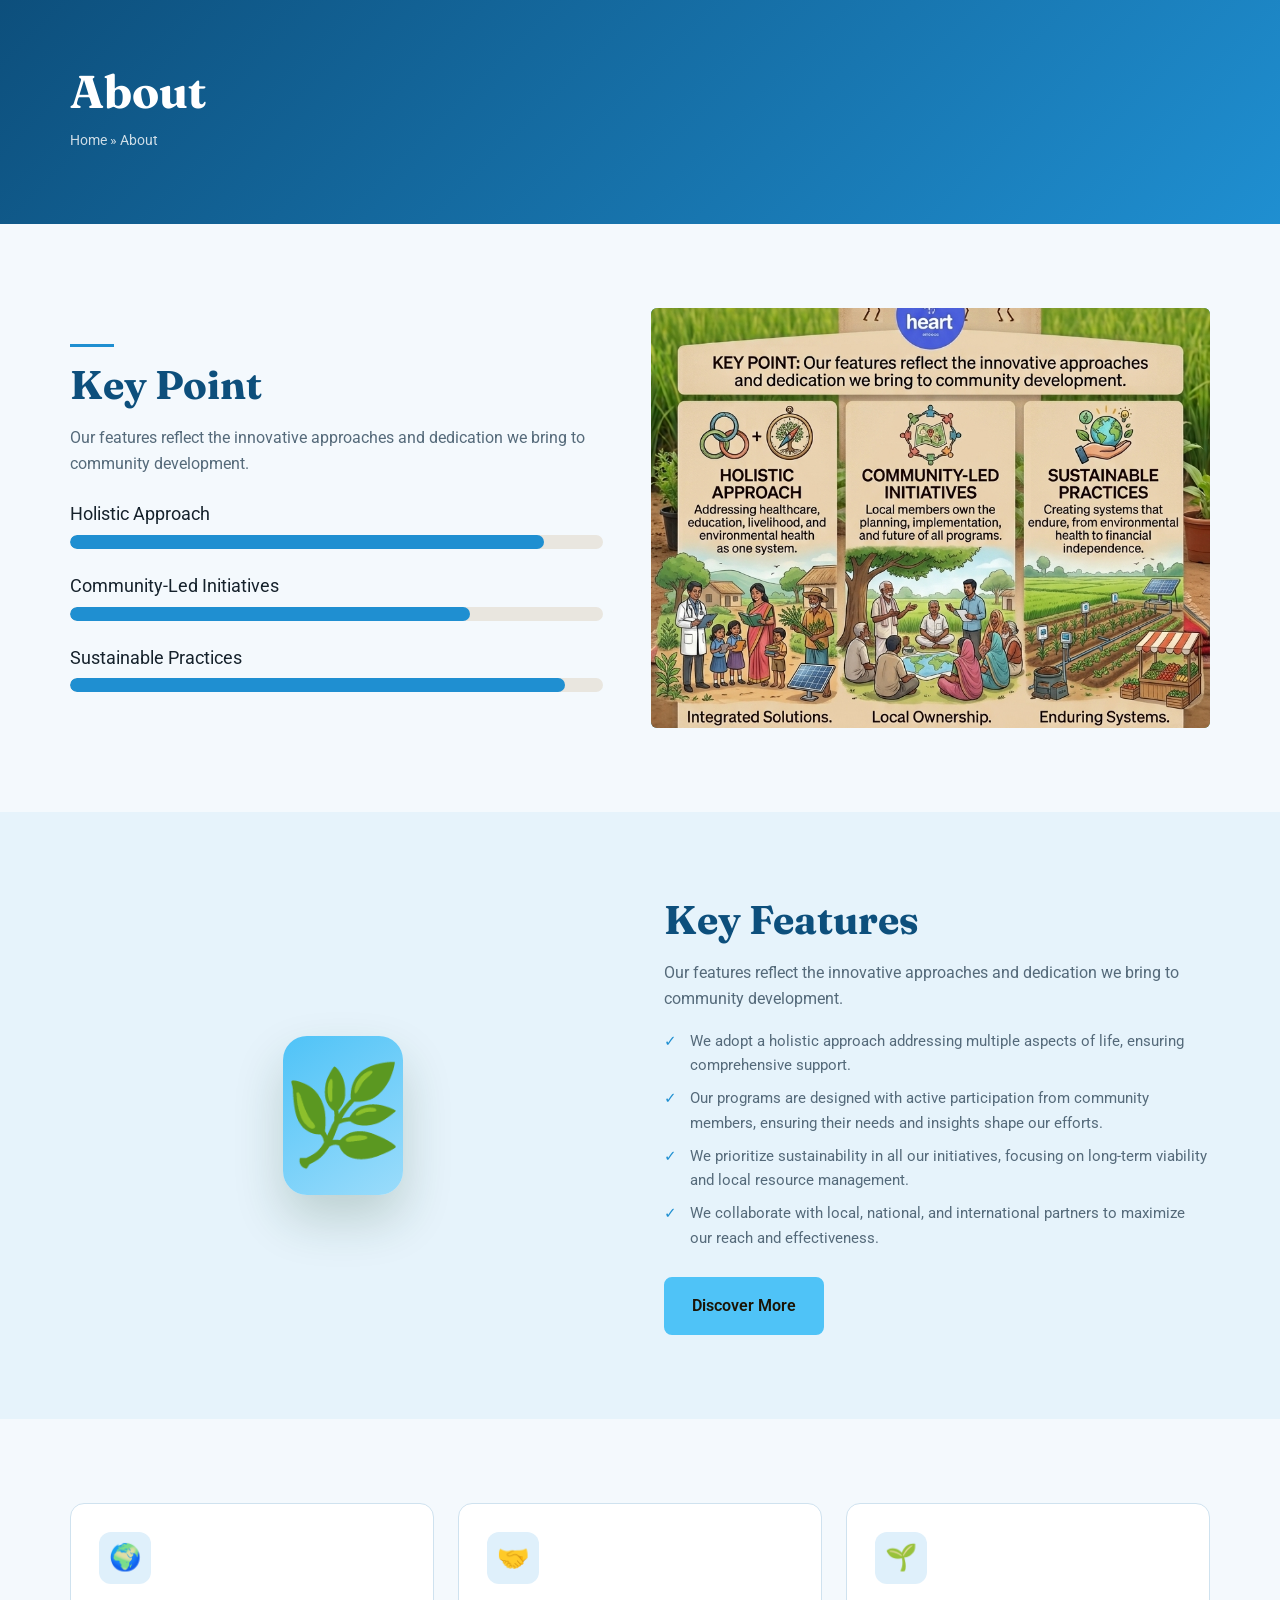
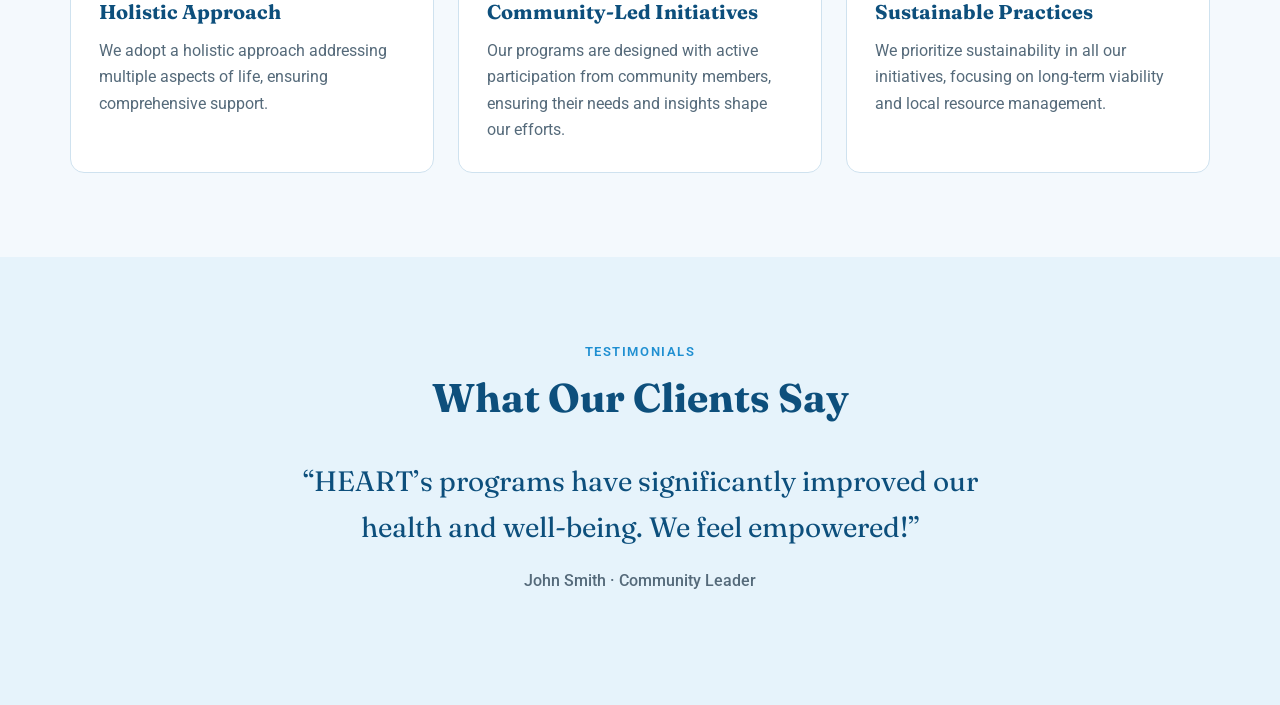
<file: about.html>
<!DOCTYPE html>
<html lang="en">
<head>
<meta charset="UTF-8">
<meta name="viewport" content="width=device-width, initial-scale=1">
<title>About | HEART India</title>
<meta name="description" content="Learn about HEART's holistic, community-led and sustainable approach to uplifting tribal communities in Odisha.">
<link rel="preconnect" href="https://fonts.googleapis.com">
<link rel="preconnect" href="https://fonts.gstatic.com" crossorigin>
<link href="https://fonts.googleapis.com/css2?family=Fraunces:wght@600;700&family=Roboto:wght@400;500;700&display=swap" rel="stylesheet">
<link rel="stylesheet" href="style.css?v=6">

<!-- Key Point section styles (also work if style.css doesn't have them yet) -->
<style>
.kf-grid{display:grid;grid-template-columns:1fr 1.05fr;gap:48px;align-items:center}
.accent-line{display:block;width:44px;height:3px;background:var(--green);margin-bottom:14px}
.bar-row{margin-top:22px}
.bar-row span{display:block;margin-bottom:6px;font-size:18px;color:var(--ink)}
.bar-track{height:14px;background:#e9e6df;border-radius:999px;overflow:hidden}
.bar-fill{height:100%;width:0;background:var(--green);border-radius:999px;transition:width 1.2s ease}
.bar-fill.in{width:var(--w)}
.kf-photo{position:relative;display:grid;place-items:center;aspect-ratio:4/3;border-radius:6px;overflow:hidden;font-size:90px;background:linear-gradient(145deg,var(--green),#3d8a5a)}
.kf-photo img{position:absolute;inset:0;width:100%;height:100%;object-fit:cover}
@media (max-width:900px){.kf-grid{grid-template-columns:1fr}}
</style>
</head>
<body>
<div id="site-header"></div>

<main>

  <!-- PAGE TITLE -->
  <section class="page-hero">
    <div class="wrap">
      <h1>About</h1>
      <p class="crumbs"><a href="index.html">Home</a> » About</p>
    </div>
  </section>

  <!-- KEY POINT (skill bars + photo) -->
  <section class="section">
    <div class="wrap kf-grid">
      <div>
        <span class="accent-line"></span>
        <h2>Key Point</h2>
        <p style="color:var(--muted)">Our features reflect the innovative approaches and dedication we bring to community development.</p>
        <div class="bar-row"><span>Holistic Approach</span><div class="bar-track"><div class="bar-fill" style="--w:89%"></div></div></div>
        <div class="bar-row"><span>Community-Led Initiatives</span><div class="bar-track"><div class="bar-fill" style="--w:75%"></div></div></div>
        <div class="bar-row"><span>Sustainable Practices</span><div class="bar-track"><div class="bar-fill" style="--w:93%"></div></div></div>
      </div>
      <!-- Put your photo at images/about.jpg -->
      <div class="kf-photo"><span aria-hidden="true">🌿</span><img src="images/key_point.png" alt="HEART team working with the community" onerror="this.remove()"></div>
    </div>
  </section>

  <!-- KEY FEATURES (list) -->
  <section class="section alt">
    <div class="wrap two">
      <!-- Replace with a real pto: <img src="images/about.jpg" alt="HEART team with the community"> -->
      <div class="about-art" aria-hidden="true" style="max-width:380px;justify-self:center">🌿</div>
      <div>
        <h2>Key Features</h2>
        <p style="color:var(--muted)">Our features reflect the innovative approaches and dedication we bring to community development.</p>
        <ul class="ticks" style="margin-bottom:26px">
          <li>We adopt a holistic approach addressing multiple aspects of life, ensuring comprehensive support.</li>
          <li>Our programs are designed with active participation from community members, ensuring their needs and insights shape our efforts.</li>
          <li>We prioritize sustainability in all our initiatives, focusing on long-term viability and local resource management.</li>
          <li>We collaborate with local, national, and international partners to maximize our reach and effectiveness.</li>
        </ul>
        <a href="services.html" class="btn">Discover More</a>
      </div>
    </div>
  </section>

  <!-- FEATURE CARDS -->
  <section class="section">
    <div class="wrap">
      <div class="values" style="margin-top:0">
        <article class="card"><span class="ico">🌍</span><h3>Holistic Approach</h3><p>We adopt a holistic approach addressing multiple aspects of life, ensuring comprehensive support.</p></article>
        <article class="card"><span class="ico">🤝</span><h3>Community-Led Initiatives</h3><p>Our programs are designed with active participation from community members, ensuring their needs and insights shape our efforts.</p></article>
        <article class="card"><span class="ico">🌱</span><h3>Sustainable Practices</h3><p>We prioritize sustainability in all our initiatives, focusing on long-term viability and local resource management.</p></article>
      </div>
    </div>
  </section>

  <!-- TESTIMONIALS -->
  <section class="section alt">
    <div class="wrap">
      <p class="eyebrow center">Testimonials</p>
      <h2 class="center">What Our Clients Say</h2>
      <div class="slider">
        <!-- Replace these with real quotes and names (with permission) -->
        <blockquote class="slide active"><p>“HEART’s programs have significantly improved our health and well-being. We feel empowered!”</p>John Smith · Community Leader</blockquote>
        <blockquote class="slide"><p>“The educational support provided has opened up new avenues for our children.”</p>Kane Rods · Concerned Parent</blockquote>
        <blockquote class="slide"><p>“Our agricultural yields have improved remarkably thanks to the training and resources we received.”</p>Jame Deo · Tribal Farmer</blockquote>
        <div class="dots" id="dots"></div>
      </div>
    </div>
  </section>

</main>

<div id="site-footer"></div>
<script src="script.js?v=5"></script>
<script>
// Animate the skill bars when they scroll into view
document.querySelectorAll('.bar-fill').forEach(function (b) {
  if (!('IntersectionObserver' in window)) { b.classList.add('in'); return; }
  new IntersectionObserver(function (es, o) {
    es.forEach(function (e) { if (e.isIntersecting) { e.target.classList.add('in'); o.unobserve(e.target); } });
  }, { threshold: 0.4 }).observe(b);
});
</script>
</body>
</html>
</file>
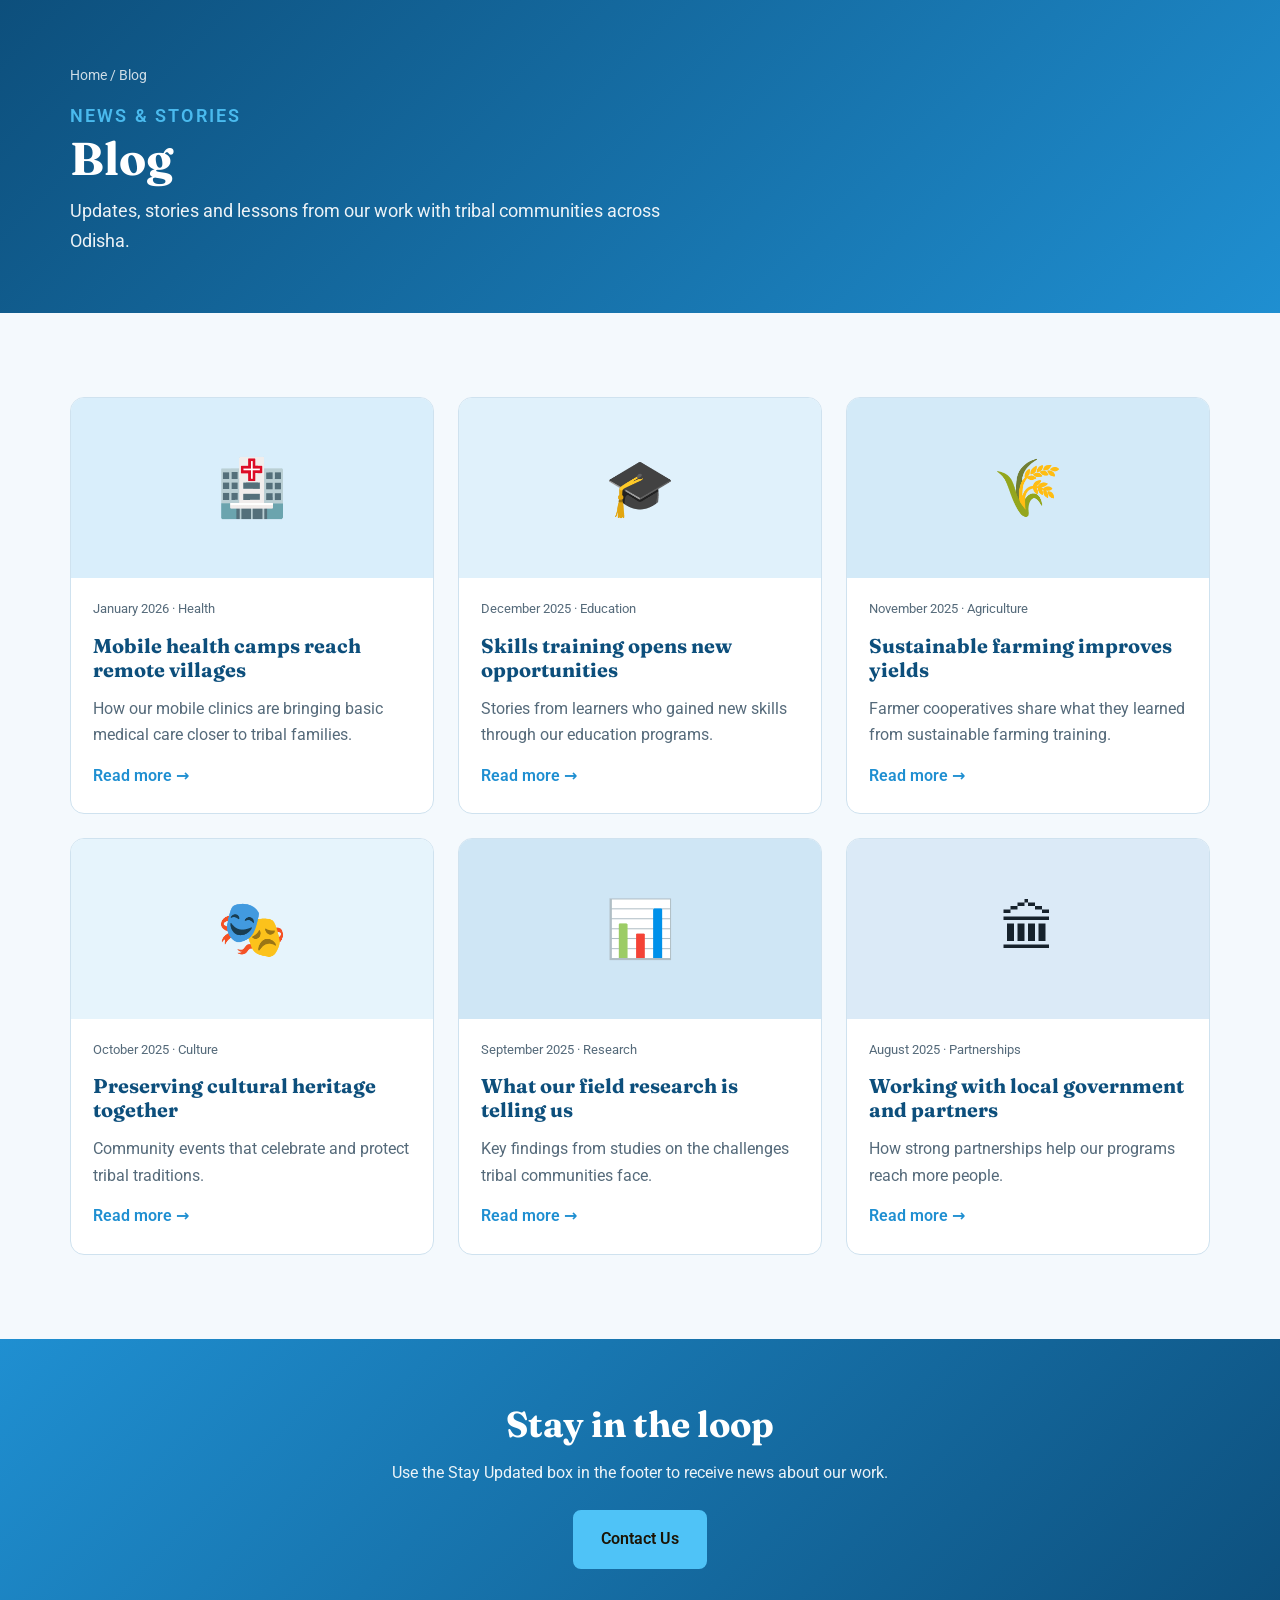
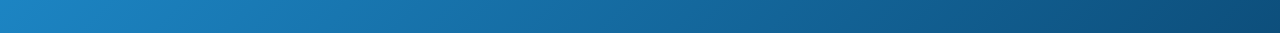
<file: blog.html>
<!DOCTYPE html>
<html lang="en">
<head>
<meta charset="UTF-8">
<meta name="viewport" content="width=device-width, initial-scale=1">
<title>Blog | HEART India</title>
<meta name="description" content="News, stories and updates from HEART's work with tribal communities in Odisha.">
<link rel="stylesheet" href="style.css">
</head>
<body>
<div id="site-header"></div>

<main>
  <section class="page-hero">
    <div class="wrap">
      <p class="crumbs"><a href="index.html">Home</a> / Blog</p>
      <p class="eyebrow">News &amp; stories</p>
      <h1>Blog</h1>
      <p>Updates, stories and lessons from our work with tribal communities across Odisha.</p>
    </div>
  </section>

  <section class="section">
    <div class="wrap">
      <div class="grid3" style="margin-top:0">
        <!-- Sample posts. Replace titles, dates and text with your real posts.
             To add a post, copy one <article class="post"> block. -->
        <article class="post">
          <div class="thumb t1">🏥</div>
          <div class="post-body">
            <p class="meta">January 2026 · Health</p>
            <h3>Mobile health camps reach remote villages</h3>
            <p>How our mobile clinics are bringing basic medical care closer to tribal families.</p>
            <a class="more" href="contact.html">Read more →</a>
          </div>
        </article>
        <article class="post">
          <div class="thumb t2">🎓</div>
          <div class="post-body">
            <p class="meta">December 2025 · Education</p>
            <h3>Skills training opens new opportunities</h3>
            <p>Stories from learners who gained new skills through our education programs.</p>
            <a class="more" href="contact.html">Read more →</a>
          </div>
        </article>
        <article class="post">
          <div class="thumb t3">🌾</div>
          <div class="post-body">
            <p class="meta">November 2025 · Agriculture</p>
            <h3>Sustainable farming improves yields</h3>
            <p>Farmer cooperatives share what they learned from sustainable farming training.</p>
            <a class="more" href="contact.html">Read more →</a>
          </div>
        </article>
        <article class="post">
          <div class="thumb t4">🎭</div>
          <div class="post-body">
            <p class="meta">October 2025 · Culture</p>
            <h3>Preserving cultural heritage together</h3>
            <p>Community events that celebrate and protect tribal traditions.</p>
            <a class="more" href="contact.html">Read more →</a>
          </div>
        </article>
        <article class="post">
          <div class="thumb t5">📊</div>
          <div class="post-body">
            <p class="meta">September 2025 · Research</p>
            <h3>What our field research is telling us</h3>
            <p>Key findings from studies on the challenges tribal communities face.</p>
            <a class="more" href="contact.html">Read more →</a>
          </div>
        </article>
        <article class="post">
          <div class="thumb t6">🏛</div>
          <div class="post-body">
            <p class="meta">August 2025 · Partnerships</p>
            <h3>Working with local government and partners</h3>
            <p>How strong partnerships help our programs reach more people.</p>
            <a class="more" href="contact.html">Read more →</a>
          </div>
        </article>
      </div>
    </div>
  </section>

  <section class="cta-band">
    <div class="wrap">
      <h2>Stay in the loop</h2>
      <p>Use the Stay Updated box in the footer to receive news about our work.</p>
      <a href="contact.html" class="btn">Contact Us</a>
    </div>
  </section>
</main>

<div id="site-footer"></div>
<script src="script.js"></script>
</body>
</html>
</file>
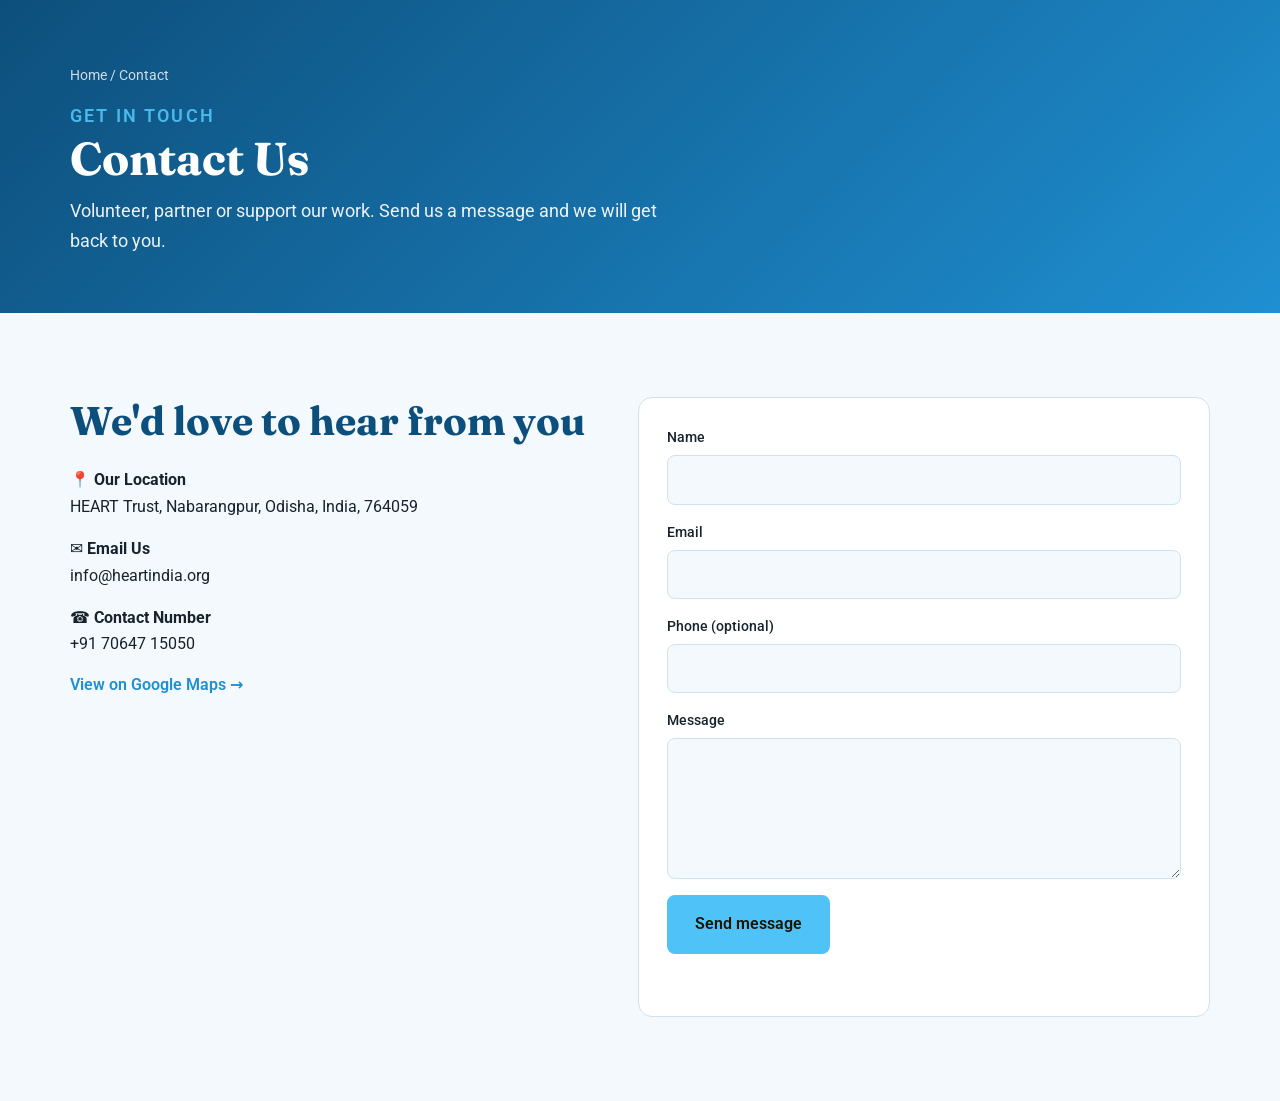
<file: contact.html>
<!DOCTYPE html>
<html lang="en">
<head>
<meta charset="UTF-8">
<meta name="viewport" content="width=device-width, initial-scale=1">
<title>Contact | HEART India</title>
<meta name="description" content="Contact HEART Trust in Nabarangpur, Odisha to volunteer, partner or support our work.">
<link rel="stylesheet" href="style.css">
</head>
<body>
<div id="site-header"></div>

<main>
  <section class="page-hero">
    <div class="wrap">
      <p class="crumbs"><a href="index.html">Home</a> / Contact</p>
      <p class="eyebrow">Get in touch</p>
      <h1>Contact Us</h1>
      <p>Volunteer, partner or support our work. Send us a message and we will get back to you.</p>
    </div>
  </section>

  <section class="section">
    <div class="wrap contact-grid">
      <div>
        <h2>We'd love to hear from you</h2>
        <ul class="info">
          <li><b>📍 Our Location</b><br>HEART Trust, Nabarangpur, Odisha, India, 764059</li>
          <li><b>✉ Email Us</b><br><a href="mailto:info@heartindia.org">info@heartindia.org</a></li>
          <li><b>☎ Contact Number</b><br><a href="tel:+917064715050">+91 70647 15050</a></li>
        </ul>
        <a class="map-link" href="https://www.google.com/maps/search/?api=1&query=Nabarangpur+Odisha+764059" target="_blank" rel="noopener">View on Google Maps →</a>
      </div>

      <form id="contactForm" class="form" novalidate>
        <label>Name<input name="name" required maxlength="100" autocomplete="name"></label>
        <label>Email<input name="email" type="email" required maxlength="200" autocomplete="email"></label>
        <label>Phone (optional)<input name="phone" type="tel" maxlength="30" autocomplete="tel"></label>
        <label>Message<textarea name="message" rows="5" required maxlength="2000"></textarea></label>
        <button class="btn" type="submit">Send message</button>
        <p id="formStatus" role="status"></p>
      </form>
    </div>
  </section>
</main>

<div id="site-footer"></div>
<script src="script.js"></script>
</body>
</html>
</file>
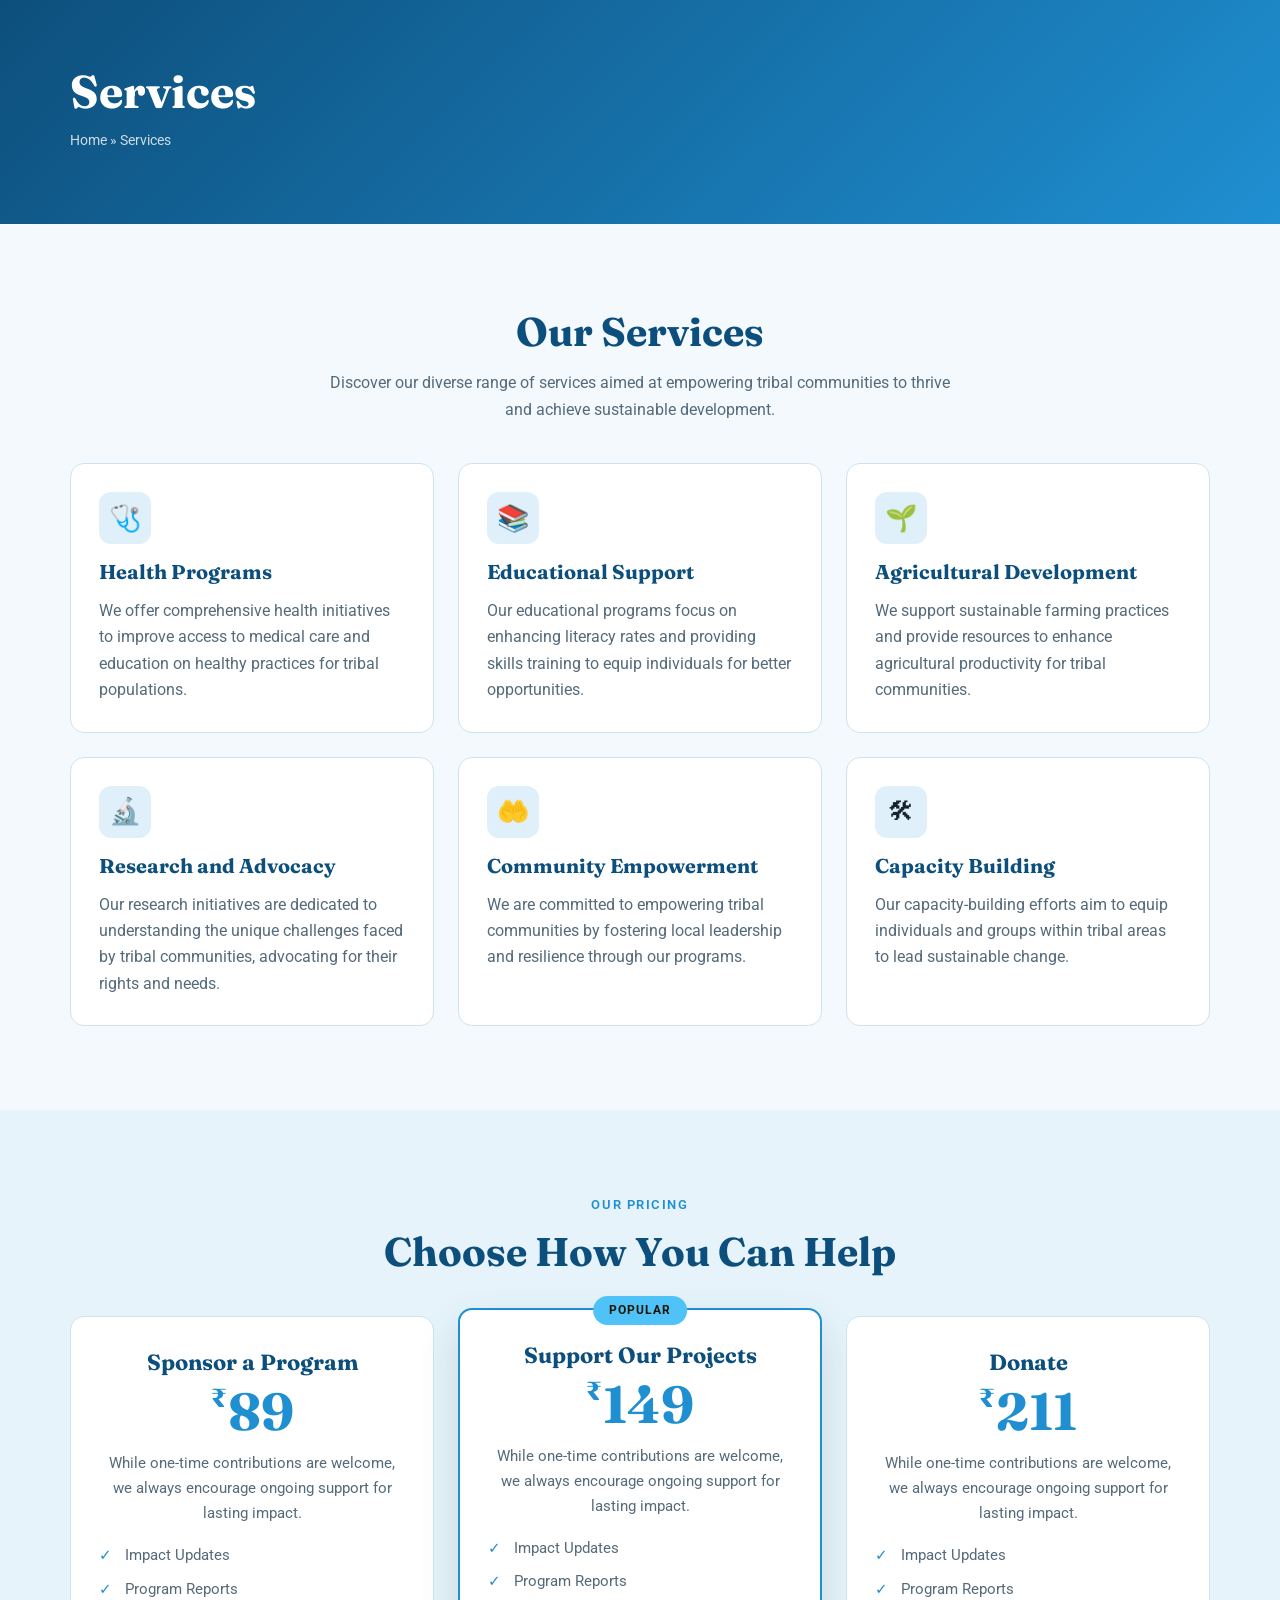
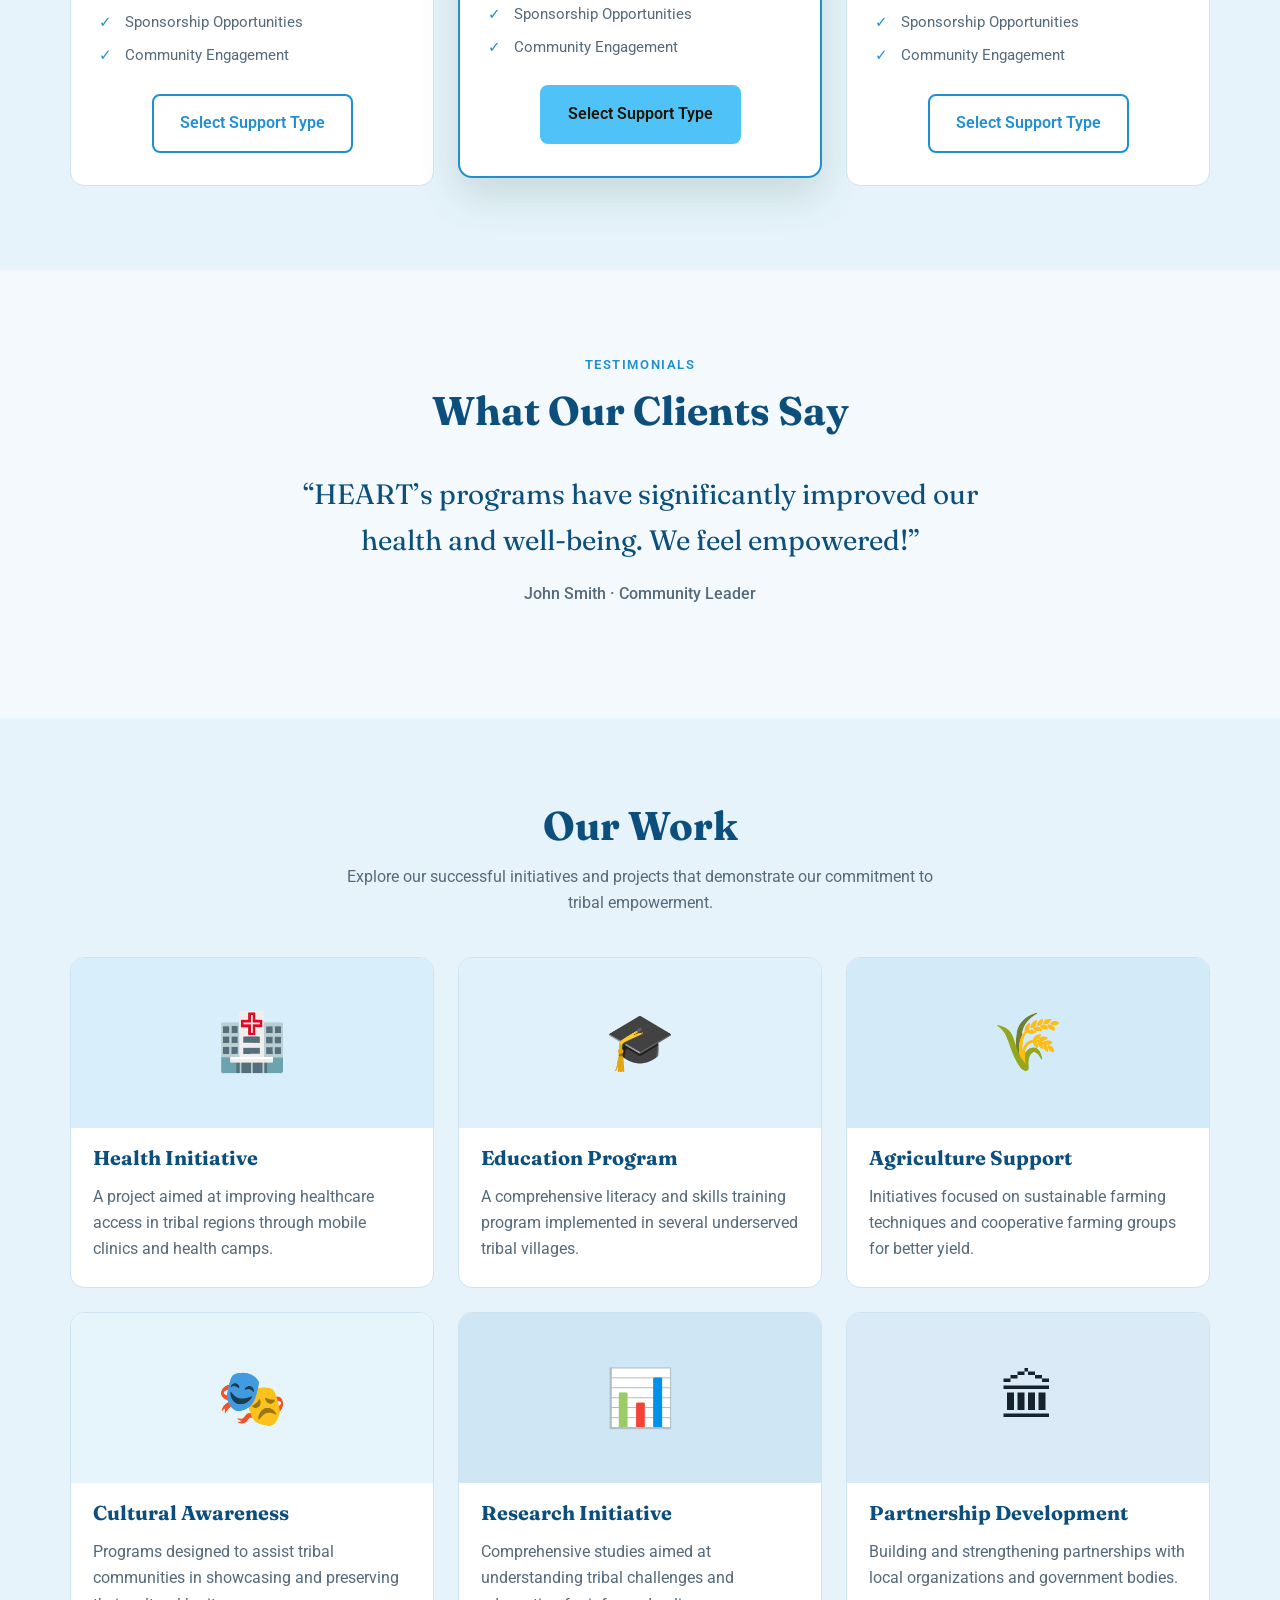
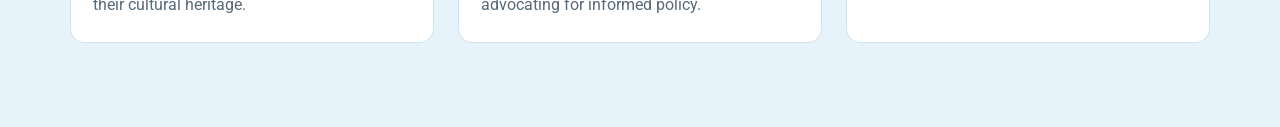
<file: services.html>
<!DOCTYPE html>
<html lang="en">
<head>
<meta charset="UTF-8">
<meta name="viewport" content="width=device-width, initial-scale=1">
<title>Services | HEART India</title>
<meta name="description" content="Health, education, agriculture, research, community empowerment and capacity building for tribal communities in Odisha.">
<link rel="preconnect" href="https://fonts.googleapis.com">
<link rel="preconnect" href="https://fonts.gstatic.com" crossorigin>
<link href="https://fonts.googleapis.com/css2?family=Fraunces:wght@600;700&family=Roboto:wght@400;500;700&display=swap" rel="stylesheet">
<link rel="stylesheet" href="style.css?v=5">
</head>
<body>
<div id="site-header"></div>

<main>

  <!-- PAGE TITLE -->
  <section class="page-hero">
    <div class="wrap">
      <h1>Services</h1>
      <p class="crumbs"><a href="index.html">Home</a> » Services</p>
    </div>
  </section>

  <!-- OUR SERVICES -->
  <section class="section">
    <div class="wrap">
      <h2 class="center">Our Services</h2>
      <p class="sub center">Discover our diverse range of services aimed at empowering tribal communities to thrive and achieve sustainable development.</p>
      <div class="grid3">
        <article class="card"><span class="ico">🩺</span><h3>Health Programs</h3><p>We offer comprehensive health initiatives to improve access to medical care and education on healthy practices for tribal populations.</p></article>
        <article class="card"><span class="ico">📚</span><h3>Educational Support</h3><p>Our educational programs focus on enhancing literacy rates and providing skills training to equip individuals for better opportunities.</p></article>
        <article class="card"><span class="ico">🌱</span><h3>Agricultural Development</h3><p>We support sustainable farming practices and provide resources to enhance agricultural productivity for tribal communities.</p></article>
        <article class="card"><span class="ico">🔬</span><h3>Research and Advocacy</h3><p>Our research initiatives are dedicated to understanding the unique challenges faced by tribal communities, advocating for their rights and needs.</p></article>
        <article class="card"><span class="ico">🤲</span><h3>Community Empowerment</h3><p>We are committed to empowering tribal communities by fostering local leadership and resilience through our programs.</p></article>
        <article class="card"><span class="ico">🛠</span><h3>Capacity Building</h3><p>Our capacity-building efforts aim to equip individuals and groups within tribal areas to lead sustainable change.</p></article>
      </div>
    </div>
  </section>

  <!-- OUR PRICING -->
  <section class="section alt">
    <div class="wrap">
      <p class="eyebrow center">Our Pricing</p>
      <h2 class="center">Choose How You Can Help</h2>
      <div class="pricing">

        <article class="price-card">
          <h3>Sponsor a Program</h3>
          <p class="price"><span>₹</span>89</p>
          <p class="price-note">While one-time contributions are welcome, we always encourage ongoing support for lasting impact.</p>
          <ul class="ticks">
            <li>Impact Updates</li>
            <li>Program Reports</li>
            <li>Sponsorship Opportunities</li>
            <li>Community Engagement</li>
          </ul>
          <a href="contact.html" class="btn btn-outline">Select Support Type</a>
        </article>

        <article class="price-card popular">
          <span class="badge">Popular</span>
          <h3>Support Our Projects</h3>
          <p class="price"><span>₹</span>149</p>
          <p class="price-note">While one-time contributions are welcome, we always encourage ongoing support for lasting impact.</p>
          <ul class="ticks">
            <li>Impact Updates</li>
            <li>Program Reports</li>
            <li>Sponsorship Opportunities</li>
            <li>Community Engagement</li>
          </ul>
          <a href="contact.html" class="btn">Select Support Type</a>
        </article>

        <article class="price-card">
          <h3>Donate</h3>
          <p class="price"><span>₹</span>211</p>
          <p class="price-note">While one-time contributions are welcome, we always encourage ongoing support for lasting impact.</p>
          <ul class="ticks">
            <li>Impact Updates</li>
            <li>Program Reports</li>
            <li>Sponsorship Opportunities</li>
            <li>Community Engagement</li>
          </ul>
          <a href="contact.html" class="btn btn-outline">Select Support Type</a>
        </article>

      </div>
    </div>
  </section>

  <!-- TESTIMONIALS -->
  <section class="section">
    <div class="wrap">
      <p class="eyebrow center">Testimonials</p>
      <h2 class="center">What Our Clients Say</h2>
      <div class="slider">
        <!-- Replace these with real quotes and names (with permission) -->
        <blockquote class="slide active"><p>“HEART’s programs have significantly improved our health and well-being. We feel empowered!”</p>John Smith · Community Leader</blockquote>
        <blockquote class="slide"><p>“The educational support provided has opened up new avenues for our children.”</p>Kane Rods · Concerned Parent</blockquote>
        <blockquote class="slide"><p>“Our agricultural yields have improved remarkably thanks to the training and resources we received.”</p>Jame Deo · Tribal Farmer</blockquote>
        <div class="dots" id="dots"></div>
      </div>
    </div>
  </section>

  <!-- OUR WORK -->
  <section class="section alt">
    <div class="wrap">
      <h2 class="center">Our Work</h2>
      <p class="sub center">Explore our successful initiatives and projects that demonstrate our commitment to tribal empowerment.</p>
      <div class="grid3">
        <!-- Add real photos inside .thumb with <img src="images/..." alt="..."> -->
        <article class="work"><div class="thumb t1">🏥</div><h3>Health Initiative</h3><p>A project aimed at improving healthcare access in tribal regions through mobile clinics and health camps.</p></article>
        <article class="work"><div class="thumb t2">🎓</div><h3>Education Program</h3><p>A comprehensive literacy and skills training program implemented in several underserved tribal villages.</p></article>
        <article class="work"><div class="thumb t3">🌾</div><h3>Agriculture Support</h3><p>Initiatives focused on sustainable farming techniques and cooperative farming groups for better yield.</p></article>
        <article class="work"><div class="thumb t4">🎭</div><h3>Cultural Awareness</h3><p>Programs designed to assist tribal communities in showcasing and preserving their cultural heritage.</p></article>
        <article class="work"><div class="thumb t5">📊</div><h3>Research Initiative</h3><p>Comprehensive studies aimed at understanding tribal challenges and advocating for informed policy.</p></article>
        <article class="work"><div class="thumb t6">🏛</div><h3>Partnership Development</h3><p>Building and strengthening partnerships with local organizations and government bodies.</p></article>
      </div>
    </div>
  </section>

</main>

<div id="site-footer"></div>
<script src="script.js?v=4"></script>
</body>
</html>
</file>
<file: style.css>
@import url('https://fonts.googleapis.com/css2?family=Fraunces:wght@600;700&family=Roboto:wght@400;500;700&display=swap');

:root{
  --green:#1f5f3a; --green-d:#154529; --ochre:#e0a030; --cream:#faf6ee; --alt:#f1ebdd;
  --ink:#1e2420; --muted:#5b645e; --line:#ded6c4;
  --serif:'Fraunces',Georgia,serif; --sans:'Roboto',system-ui,sans-serif;
}
*{box-sizing:border-box}
html{scroll-behavior:smooth;scroll-padding-top:80px}
body{margin:0;font-family:var(--sans);color:var(--ink);background:var(--cream);line-height:1.65}
a{color:inherit;text-decoration:none}
ul,ol{margin:0;padding:0;list-style:none}
h1,h2,h3{font-family:var(--serif);line-height:1.2;margin:0 0 14px}
.wrap{width:min(1140px,92%);margin:0 auto}
.center{text-align:center}

/* Buttons */
.btn{display:inline-block;background:var(--ochre);color:#1b1405;font-weight:600;padding:14px 26px;border:2px solid var(--ochre);border-radius:8px;cursor:pointer;font:inherit;font-weight:600;transition:.2s}
.btn:hover{background:#c98d22;border-color:#c98d22}
.btn-outline{background:transparent;color:var(--green);border-color:var(--green)}
.btn-outline:hover{background:var(--green);color:#fff;border-color:var(--green)}
.btn-sm{padding:9px 16px;font-size:14px}

/* Info bar (white, orange icon boxes) */
.infobar{background:#fff}
.info-row{display:flex;justify-content:space-between;gap:24px;padding:22px 0}
.info-item{display:flex;align-items:center;gap:14px;flex:1;min-width:0}
.info-ico{flex:none;display:grid;place-items:center;width:44px;height:44px;border-radius:10px;background:#ffa000}
.info-ico svg{width:22px;height:22px;fill:#111}
.info-item b{display:block;font-size:21px;font-weight:500;color:#111;line-height:1.2}
.info-item span:not(.info-ico),.info-item a{font-size:15.5px;color:#222}
.info-item a:hover{color:#ffa000}

/* Black header */
.header{background:#000;position:sticky;top:0;z-index:50}
.nav{display:flex;align-items:center;justify-content:space-between;height:134px}
.logo-link{display:block;flex:none}
.logo-img{width:90px;height:90px;border-radius:50%;display:block}
.logo-img.logo-sm{width:72px;height:72px;margin-bottom:12px}
.nav-right{display:flex;align-items:center;gap:56px;margin-left:auto}
.menu{display:flex;align-items:center;gap:26px}
.menu a{color:#fff;font-size:16px;font-weight:500}
.menu a:hover{color:#f0a030}
.menu a.active{color:#f0a030}
.menu-btn{display:none;background:none;border:1px solid #444;color:#fff;font-size:20px;padding:6px 12px;border-radius:6px;cursor:pointer}

/* Social icons */
.social{display:flex;gap:8px}
.social a{display:grid;place-items:center;width:28px;height:28px;border-radius:50%;background:rgba(255,255,255,.14);color:#fff;transition:.2s}
.social a:hover{background:var(--ochre);color:#1b1405}
.social svg{width:14px;height:14px;fill:currentColor}
.header .social{gap:18px}
.header .social a{width:auto;height:auto;background:none;border-radius:0;color:#fff}
.header .social a:hover{background:none;color:#f0a030}
.header .social svg{width:20px;height:20px}
.footer .social a{width:36px;height:36px;margin-top:6px}
.footer .social svg{width:17px;height:17px}

/* Hero (photo background: put your photo at images/hero.jpg) */
.hero{min-height:560px;display:flex;align-items:flex-end;padding:0 0 70px;
  background:linear-gradient(rgba(0,0,0,.32),rgba(0,0,0,.32)),url('images/hero.jpg') center/cover no-repeat,#9b4f2e}
.hero-grid{display:block}
.hero .eyebrow{display:none}
.hero h1{font-family:'Roboto',var(--sans);font-weight:700;font-size:clamp(34px,5vw,56px);color:#fff;max-width:640px;line-height:1.3}
.hero .lead{color:#f3ece6;max-width:560px;font-size:19px}
.hero .btn-outline{color:#fff;border-color:#fff}
.hero .btn-outline:hover{background:#fff;color:#111}
.cta-row{display:flex;gap:14px;flex-wrap:wrap;margin-top:26px}
.eyebrow{font-size:13px;font-weight:600;letter-spacing:.12em;text-transform:uppercase;color:var(--green);margin:0 0 12px}

/* Page hero (inner pages) */
.page-hero{background:linear-gradient(135deg,var(--green-d),var(--green));color:#fff;padding:64px 0 58px}
.page-hero .eyebrow{color:var(--ochre)}
.page-hero h1{font-size:clamp(30px,4.4vw,46px);margin:0 0 10px;max-width:760px}
.page-hero p{margin:0;max-width:620px;opacity:.92;font-size:18px}
.page-hero .crumbs{font-size:14px;opacity:.8;margin-bottom:14px}
.crumbs a:hover{color:var(--ochre)}

/* Stats */
.stats{background:var(--green);color:#fff;padding:40px 0}
.stats-grid{display:grid;grid-template-columns:repeat(4,1fr);gap:20px;text-align:center}
.stats b{display:block;font-family:var(--serif);font-size:42px;color:var(--ochre)}
.stats span{font-size:14px;opacity:.9}

/* Sections */
.section{padding:84px 0}
.section.alt{background:var(--alt)}
.section h2{font-size:clamp(28px,3.4vw,40px);color:var(--green-d)}
.sub{color:var(--muted);max-width:620px;margin:0 auto 40px}
.about-grid{display:grid;grid-template-columns:.9fr 1.1fr;gap:56px;align-items:center}
.about-art{display:grid;place-items:center;font-size:96px;aspect-ratio:1/1;border-radius:24px;background:linear-gradient(145deg,var(--ochre),#f0c460);box-shadow:0 24px 50px rgba(21,69,41,.2)}
.about-art img{width:100%;height:100%;object-fit:cover;border-radius:24px}
.about-grid p{color:var(--muted);margin-bottom:22px}
.two{display:grid;grid-template-columns:1fr 1fr;gap:48px;align-items:center}

/* Cards */
.grid3{display:grid;grid-template-columns:repeat(3,1fr);gap:24px;margin-top:36px}
.card{background:#fff;border:1px solid var(--line);border-radius:14px;padding:28px;transition:.25s}
.card:hover{transform:translateY(-4px);box-shadow:0 14px 30px rgba(0,0,0,.08)}
.card h3{font-size:20px;color:var(--green-d)}
.card p{color:var(--muted);margin:0}
.ico{display:grid;place-items:center;width:52px;height:52px;border-radius:12px;background:#e7f0e2;font-size:26px;margin-bottom:16px}
.ticks{margin-top:14px;display:grid;gap:8px}
.ticks li{position:relative;padding-left:26px;color:var(--muted);font-size:15px}
.ticks li::before{content:"✓";position:absolute;left:0;color:var(--green);font-weight:700}

/* Workflow */
.steps{display:grid;grid-template-columns:repeat(4,1fr);gap:24px;margin-top:40px;counter-reset:s}
.steps li{counter-increment:s;background:#fff;border:1px solid var(--line);border-radius:14px;padding:26px}
.steps li::before{content:counter(s);display:grid;place-items:center;width:38px;height:38px;border-radius:50%;background:var(--green);color:#fff;font-weight:600;margin-bottom:12px}
.steps b{display:block;font-family:var(--serif);font-size:20px;margin-bottom:6px}
.steps span{color:var(--muted);font-size:15px}

/* Work */
.work{background:#fff;border-radius:14px;overflow:hidden;border:1px solid var(--line)}
.work h3,.work p{padding:0 22px}
.work h3{margin-top:18px;font-size:20px;color:var(--green-d)}
.work p{color:var(--muted);margin:0 0 24px}
.thumb{height:170px;display:grid;place-items:center;font-size:56px;overflow:hidden}
.thumb img{width:100%;height:100%;object-fit:cover}
.t1{background:#d9ead9}.t2{background:#f4e5bf}.t3{background:#dfe9c8}.t4{background:#efd9cc}.t5{background:#d7e3ec}.t6{background:#e4dcec}

/* About: values + team */
.values{display:grid;grid-template-columns:repeat(3,1fr);gap:24px;margin-top:34px}
.team{display:grid;grid-template-columns:repeat(4,1fr);gap:24px;margin-top:34px;text-align:center}
.member{background:#fff;border:1px solid var(--line);border-radius:14px;padding:24px}
.avatar{width:84px;height:84px;border-radius:50%;margin:0 auto 14px;display:grid;place-items:center;font-size:38px;background:#e7f0e2;overflow:hidden}
.avatar img{width:100%;height:100%;object-fit:cover}
.member h3{font-size:18px;margin-bottom:2px}
.member span{color:var(--muted);font-size:14px}

/* Blog */
.post{background:#fff;border:1px solid var(--line);border-radius:14px;overflow:hidden;display:flex;flex-direction:column}
.post .thumb{height:180px}
.post-body{padding:20px 22px 24px}
.meta{font-size:13px;color:var(--muted);margin:0 0 8px}
.post h3{font-size:20px;color:var(--green-d)}
.post p{color:var(--muted);margin:0 0 14px}
.post a.more{color:var(--green);font-weight:600}
.post a.more:hover{color:var(--ochre)}

/* Testimonials */
.slider{max-width:760px;margin:36px auto 0;text-align:center;position:relative}
.slide{display:none;margin:0;color:var(--muted);font-weight:500}
.slide.active{display:block;animation:fade .5s}
.slide p{font-family:var(--serif);font-size:clamp(20px,2.6vw,28px);color:var(--green-d);margin:0 0 18px;font-weight:400}
.dots{display:flex;justify-content:center;gap:10px;margin-top:26px}
.dots button{width:11px;height:11px;border-radius:50%;border:0;background:var(--line);cursor:pointer;padding:0}
.dots button.on{background:var(--green)}
@keyframes fade{from{opacity:0;transform:translateY(6px)}to{opacity:1;transform:none}}

/* CTA band */
.cta-band{background:linear-gradient(135deg,var(--green),var(--green-d));color:#fff;text-align:center;padding:64px 0}
.cta-band h2{color:#fff;font-size:clamp(26px,3.4vw,36px)}
.cta-band p{max-width:560px;margin:0 auto 24px;opacity:.92}

/* Contact */
.contact-grid{display:grid;grid-template-columns:1fr 1.1fr;gap:48px;align-items:start}
.info{margin-top:22px;display:grid;gap:16px}
.info a:hover{color:var(--green)}
.map-link{display:inline-block;margin-top:14px;color:var(--green);font-weight:600}
.form{background:#fff;border:1px solid var(--line);border-radius:14px;padding:28px}
.form label{display:block;font-weight:500;font-size:14px;margin-bottom:16px}
.form input,.form textarea{display:block;width:100%;margin-top:6px;padding:12px 14px;font:inherit;border:1px solid var(--line);border-radius:8px;background:var(--cream)}
.form input:focus,.form textarea:focus,.sub-form input:focus{outline:2px solid var(--green);outline-offset:1px}
#formStatus,#subStatus{min-height:1.4em;margin:12px 0 0;font-weight:500}
.ok{color:#2e7d4f}.err{color:#b3261e}

/* Footer */
.footer{background:#12251a;color:#cfd9d2;padding:60px 0 0}
.foot-grid{display:grid;grid-template-columns:1.4fr 1fr 1fr 1.2fr;gap:32px}
.footer h4{color:#fff;font-family:var(--serif);font-size:18px;margin:0 0 14px}
.footer li{margin-bottom:9px}
.footer a:hover{color:var(--ochre)}
.footer p{font-size:15px}
.sub-form{display:flex;gap:8px}
.sub-form input{flex:1;min-width:0;padding:10px 12px;border-radius:8px;border:0;font:inherit}
.copy{border-top:1px solid #24402f;margin-top:40px;padding:20px 0;font-size:14px;text-align:center;color:#9fb0a5}

/* Responsive */
@media (max-width:900px){
  .info-row{flex-direction:column;gap:16px;padding:18px 0}
  .nav{height:100px}
  .logo-img{width:68px;height:68px}
  .menu-btn{display:block}
  .nav-right{display:none;position:absolute;top:100px;left:0;right:0;background:#000;flex-direction:column;align-items:flex-start;gap:18px;padding:18px 4% 26px;margin:0}
  .nav-right:has(.menu.open){display:flex}
  .menu{flex-direction:column;align-items:flex-start;gap:14px}
  .hero{min-height:440px}
  .about-grid,.contact-grid,.two{grid-template-columns:1fr}
  .about-art{max-width:280px}
  .grid3{grid-template-columns:1fr 1fr}
  .steps,.stats-grid,.values,.team{grid-template-columns:1fr 1fr}
  .foot-grid{grid-template-columns:1fr 1fr}
}
@media (max-width:560px){
  .grid3,.steps,.foot-grid,.values,.team{grid-template-columns:1fr}
  .section{padding:60px 0}
}

/* Top bar (green) */
.topbar{background:var(--green-d);color:#e6efe9;font-size:13px;padding:8px 0}
.topbar .wrap{display:flex;justify-content:space-between;flex-wrap:wrap;gap:6px;align-items:center}
.topbar a:hover{color:var(--ochre)}
.topbar .right{display:flex;align-items:center;gap:16px;flex-wrap:wrap}

/* Header (white) */
.header{position:sticky;top:0;z-index:50;background:#fff;border-bottom:1px solid var(--line)}
.nav{display:flex;align-items:center;justify-content:space-between;height:76px}
.logo-link{display:block;flex:none}
.logo-img{width:56px;height:56px;border-radius:50%;display:block}
.logo-img.logo-sm{width:72px;height:72px;margin-bottom:12px}
.menu{display:flex;align-items:center;gap:26px}
.menu a:not(.btn){color:var(--ink);font-size:15px;font-weight:500;padding-bottom:3px}
.menu a:not(.btn):hover{color:var(--green)}
.menu a.active:not(.btn){color:var(--green);border-bottom:2px solid var(--green)}
.menu-btn{display:none;background:none;border:1px solid var(--line);color:var(--ink);font-size:20px;padding:6px 12px;border-radius:6px;cursor:pointer}

/* ===== Pricing (services page) ===== */
.pricing{display:grid;grid-template-columns:repeat(3,1fr);gap:24px;margin-top:40px;align-items:stretch}
.price-card{position:relative;display:flex;flex-direction:column;background:#fff;border:1px solid var(--line);border-radius:14px;padding:32px 28px;text-align:center}
.price-card h3{font-size:22px;color:var(--green-d);margin-bottom:10px}
.price{font-family:var(--serif);font-size:52px;font-weight:700;line-height:1;color:var(--green);margin:0 0 14px}
.price span{font-size:26px;vertical-align:top;margin-right:2px}
.price-note{color:var(--muted);font-size:15px;margin:0 0 18px}
.price-card .ticks{text-align:left;margin:0 0 26px;flex:1}
.price-card .btn{align-self:center}
.price-card.popular{border:2px solid var(--green);box-shadow:0 18px 40px rgba(31,95,58,.16);transform:translateY(-8px)}
.badge{position:absolute;top:-14px;left:50%;transform:translateX(-50%);background:var(--ochre);color:#1b1405;font-size:12px;font-weight:700;letter-spacing:.08em;text-transform:uppercase;padding:5px 16px;border-radius:999px}
@media (max-width:900px){.pricing{grid-template-columns:1fr}.price-card.popular{transform:none}}

/* ===== About: Key Features skill bars ===== */
.kf-grid{display:grid;grid-template-columns:1fr 1.05fr;gap:48px;align-items:center}
.accent-line{display:block;width:44px;height:3px;background:var(--green);margin-bottom:14px}
.bar-row{margin-top:22px}
.bar-row span{display:block;margin-bottom:6px;font-size:18px;color:var(--ink)}
.bar-track{height:14px;background:#e9e6df;border-radius:999px;overflow:hidden}
.bar-fill{height:100%;width:0;background:var(--green);border-radius:999px;transition:width 1.2s ease}
.bar-fill.in{width:var(--w)}
.kf-photo{position:relative;display:grid;place-items:center;aspect-ratio:4/3;border-radius:6px;overflow:hidden;font-size:90px;background:linear-gradient(145deg,var(--green),#3d8a5a)}
.kf-photo img{position:absolute;inset:0;width:100%;height:100%;object-fit:cover}
@media (max-width:900px){.kf-grid{grid-template-columns:1fr}}

/* ===== Light blue theme (paste at the very end of style.css) ===== */
:root{
  --green:#1f8fd1;      /* main blue: links, active menu, icons */
  --green-d:#0d4f7c;    /* dark blue: top bar, headings */
  --ochre:#4fc3f7;      /* light blue accent: buttons, highlights */
  --cream:#f4f9fd;      /* page background */
  --alt:#e6f3fb;        /* alternate section background */
  --ink:#16222c;
  --muted:#556a7a;
  --line:#cfe2ef;
}
.btn:hover{background:#29b0ee;border-color:#29b0ee}
.stats b{color:#fff}
.ico,.avatar{background:#dff0fb}
.about-art{background:linear-gradient(145deg,#4fc3f7,#9bdcfb)}
.kf-photo{background:linear-gradient(145deg,var(--green),#5bb8ea)}
.bar-track{background:#dcebf5}
.t1{background:#d9eefb}.t2{background:#e0f1fb}.t3{background:#d3eaf8}.t4{background:#e6f4fc}.t5{background:#cfe6f5}.t6{background:#dbeaf7}
.footer{background:#0b3552}
.copy{border-top-color:#1b5075;color:#9fc2da}
</file>
